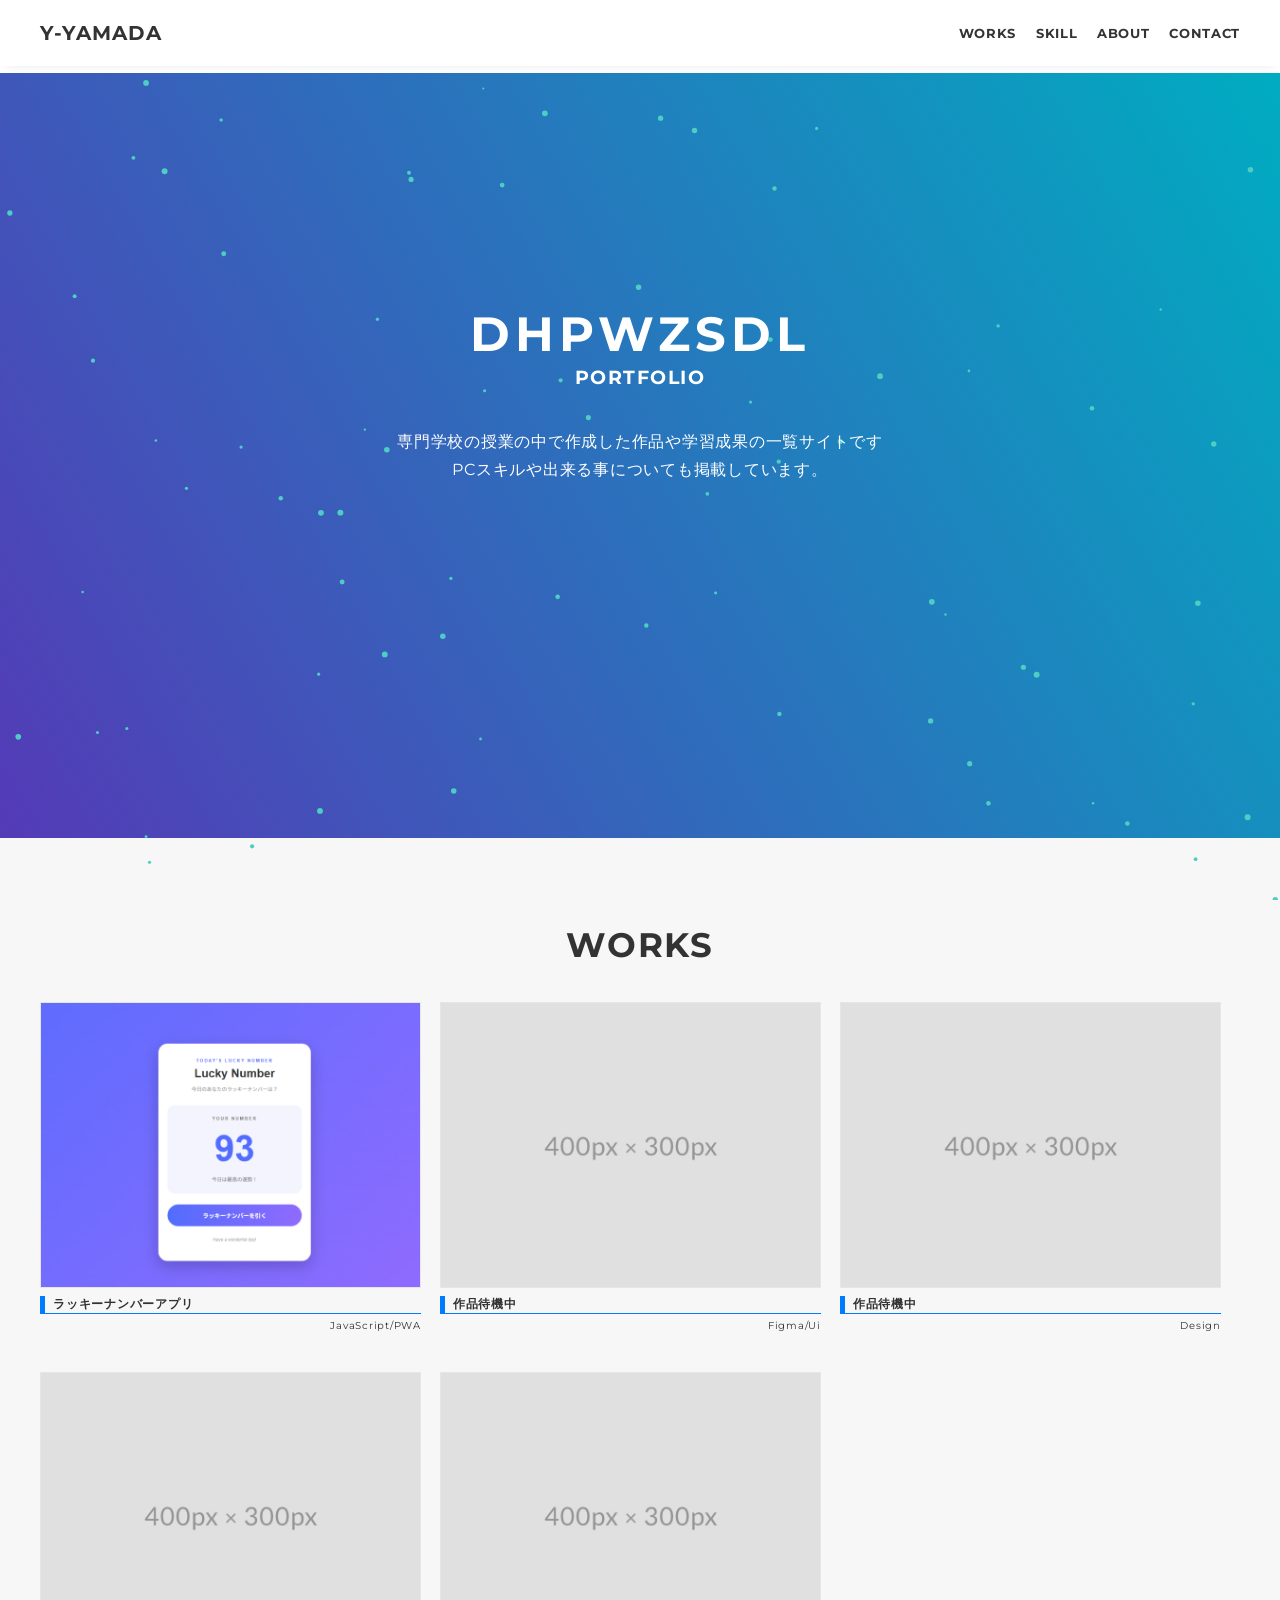
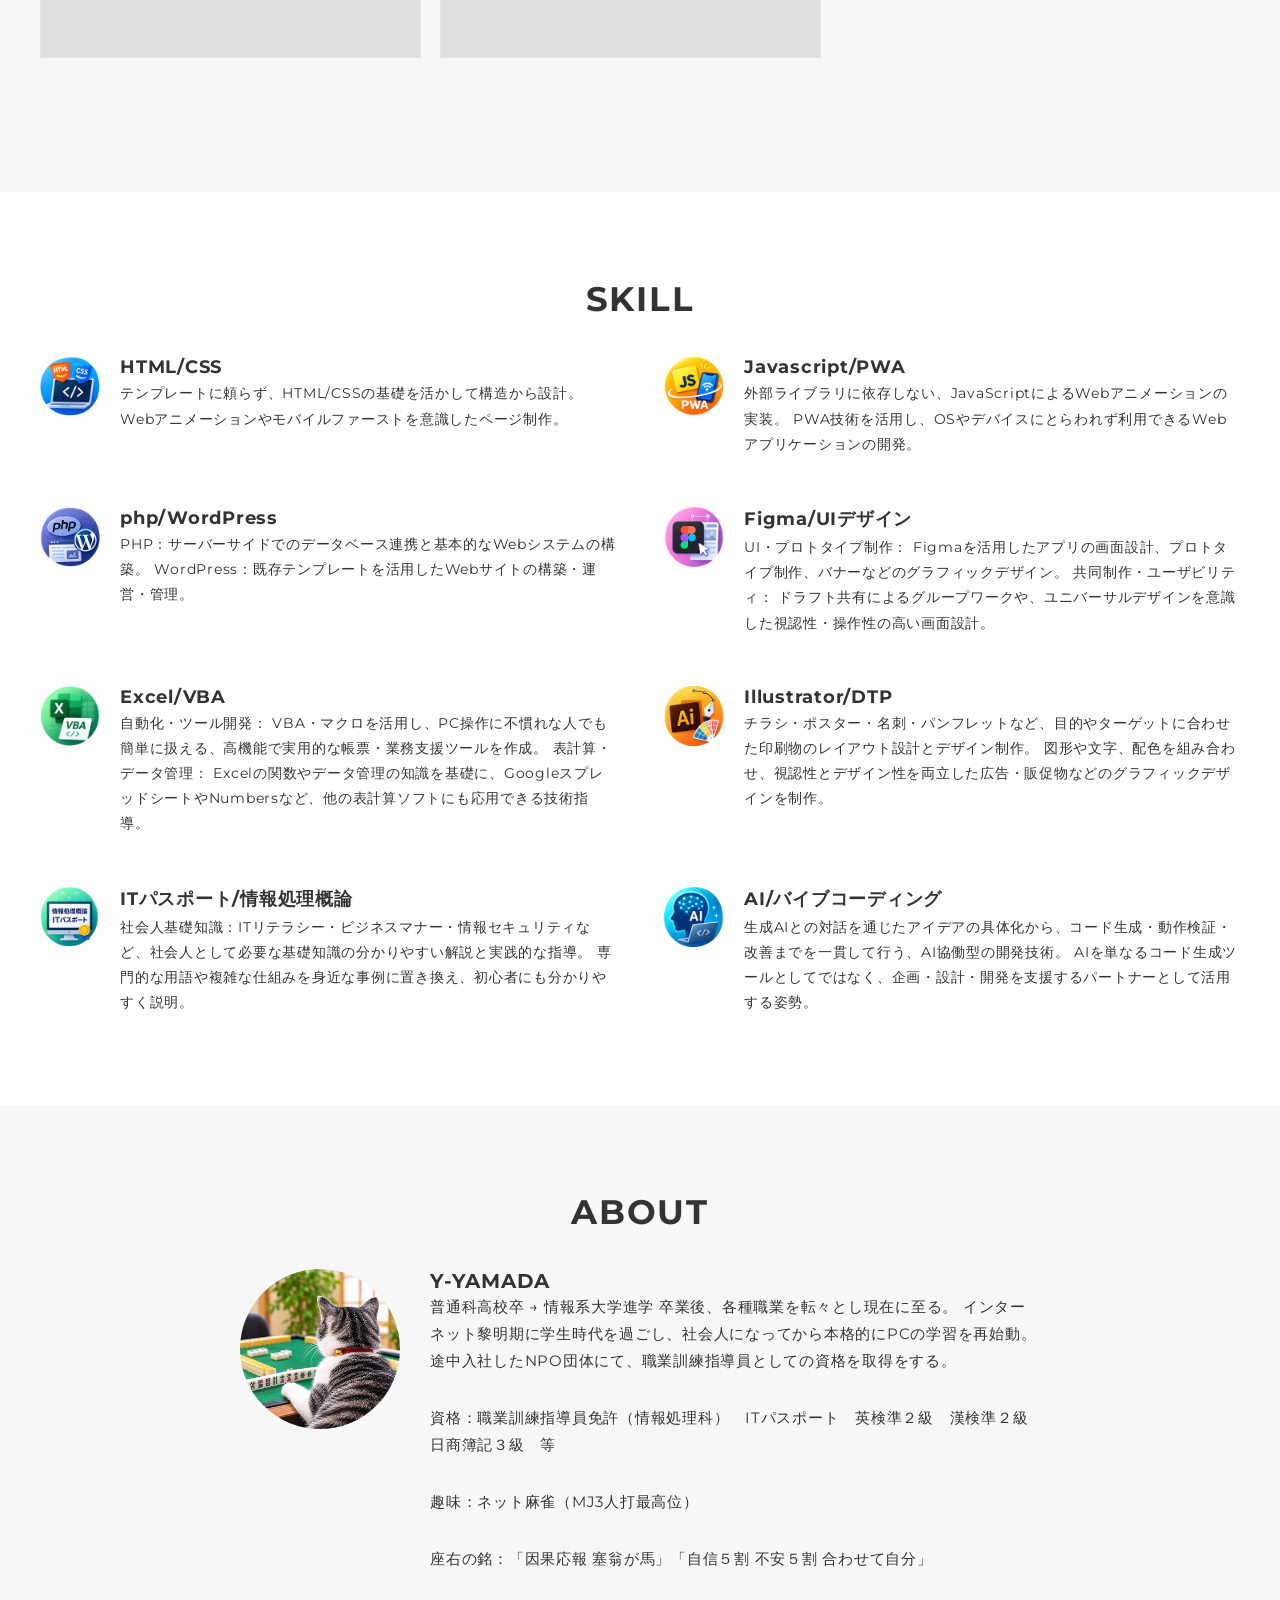
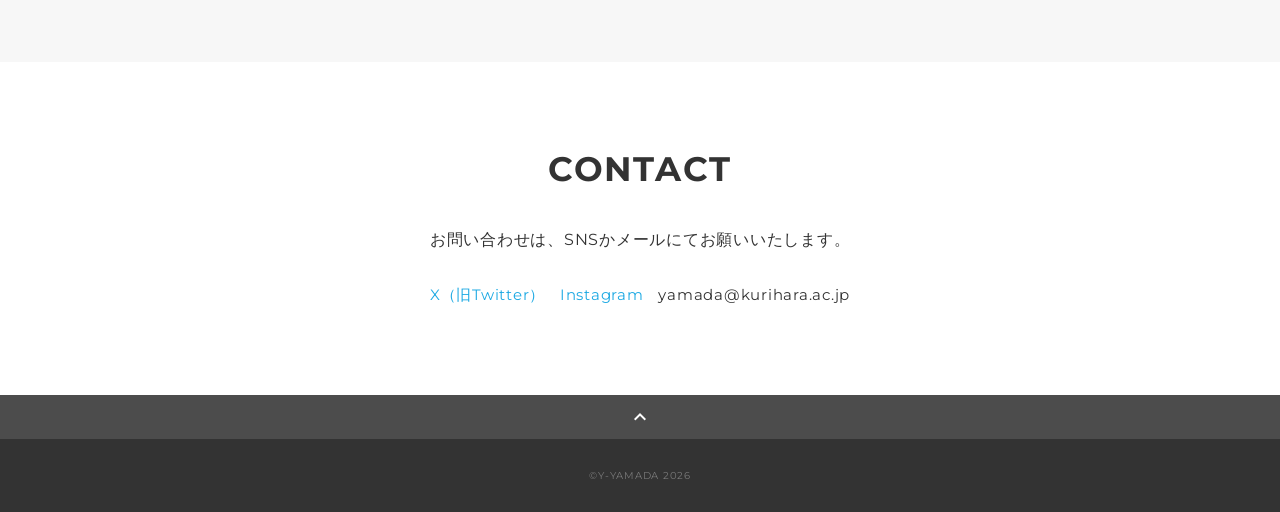
<file: index.html>
<!DOCTYPE html>
<html>

<head>
  <meta charset="utf-8">
  <meta name="viewport" content="width=device-width,initial-scale=1">
  <meta property='og:type' content='website'>
  <meta property='og:title' content='Y-YAMADA ポートフォリオ'>
  <meta property='og:url' content='URLが入る'>
  <meta property='og:description' content='Y-YAMADAのポートフォリオサイトです。'>
  <meta property="og:image" content="img/ogp.png">
  <meta name="description" content="Y-YAMADAのポートフォリオサイトです" />
  <title>Y-YAMADA ポートフォリオ</title>
  <link rel="preconnect" href="https://fonts.gstatic.com">
  <link href="https://fonts.googleapis.com/css2?family=Montserrat:wght@400;700&display=swap" rel="stylesheet">
  <link href="https://fonts.googleapis.com/css?family=Material+Icons+Outlined" rel="stylesheet">
  <link href="css/ress.css" media="all" rel="stylesheet" type="text/css" />
  <link href="css/style.css" media="all" rel="stylesheet" type="text/css" />
  <link rel="shortcut icon" href="img/favicon.ico" />
  <link rel=”canonical” href=”URLが入る” />
  <script type='text/javascript' src="js/script.js" defer></script>

</head>

<body>
  <div class="wrapper">

    <!-- header -->
    <header class="header ">
      <div class="container">
        <h1 class="header-logo">
          <a href="#">Y-YAMADA</a>
        </h1>
        <nav class="gnav">
          <ul class="gnav-list">
            <li class="gnav-item"><a href="#works">WORKS</a></li>
            <li class="gnav-item"><a href="#skill">SKILL</a></li>
            <li class="gnav-item"><a href="#about">ABOUT</a></li>
            <li class="gnav-item"><a href="#contact">CONTACT</a></li>
          </ul>
        </nav>
      </div>
    </header>
    <!-- /header -->

    <main class="content">

      <!-- mv -->
      <div class="mv">
        <!--アニメーションテスト-->

        <canvas id="particleCanvas"></canvas>

        <div class="mv-container">


          <p class="mv-title">Y-YAMADA</p>
          <p class="mv-subtitle">PORTFOLIO</p>
          <p class="mv-text">
            専門学校の授業の中で作成した<br class="sp-only">作品や学習成果の一覧サイトです<br>
            PCスキルや出来る事についても<br class="sp-only">掲載しています。<br>
          </p>

        </div>
      </div>

      <!-- /mv -->

      <!-- works -->
      <section class="works section" id="works">
        <div class="container">
          <h2 class="title">WORKS</h2>
          <div class="works-list">
            <a class="works-item" href="works1.html">
              <div class="works-img"><img src="img/works-sample-thumb01.jpg" alt="" /></div>
              <p class="works-name">ラッキーナンバーアプリ</p>
              <p class="works-info">JavaScript/PWA</p>
            </a>
            <a class="works-item">
              <div class="works-img"><img src="img/works-dummy-thumb.jpg" alt="" /></div>
              <p class="works-name">作品待機中</p>
              <p class="works-info">Figma/Ui</p>
            </a>
            <a class="works-item">
              <div class="works-img"><img src="img/works-dummy-thumb.jpg" alt="" /></div>
              <p class="works-name">作品待機中</p>
              <p class="works-info">Design</p>
            </a>
            <a class="works-item">
              <div class="works-img"><img src="img/works-dummy-thumb.jpg" alt="" /></div>
              <p class="works-name">作品待機中</p>
              <p class="works-info">Banner Design</p>
            </a>
            <a class="works-item">
              <div class="works-img"><img src="img/works-dummy-thumb.jpg" alt="" /></div>
              <p class="works-name">作品待機中</p>
              <p class="works-info">Banner Design</p>
            </a>
          </div>
        </div>
      </section>
      <!-- /works -->

      <!-- skill -->
      <section class="skill section" id="skill">
        <div class="container">
          <h2 class="title">SKILL</h2>
          <div class="skill-list">
            <div class="skill-item">
              <p class="skill-img"><img src="img/icon_skill01.png" alt=""></p>
              <div class="skill-body">
                <h3 class="skill-name">HTML/CSS</h3>
                <p class="skill-text">
                  テンプレートに頼らず、HTML/CSSの基礎を活かして構造から設計。
                  Webアニメーションやモバイルファーストを意識したページ制作。</p>
              </div>
            </div>
            <div class="skill-item">
              <p class="skill-img"><img src="img/icon_skill02.png" alt=""></p>
              <div class="skill-body">
                <h3 class="skill-name">Javascript/PWA</h3>
                <p class="skill-text">
                  外部ライブラリに依存しない、JavaScriptによるWebアニメーションの実装。
                  PWA技術を活用し、OSやデバイスにとらわれず利用できるWebアプリケーションの開発。</p>
              </div>
            </div>
            <div class="skill-item">
              <p class="skill-img"><img src="img/icon_skill03.png" alt=""></p>
              <div class="skill-body">
                <h3 class="skill-name">php/WordPress</h3>
                <p class="skill-text">
                  PHP：サーバーサイドでのデータベース連携と基本的なWebシステムの構築。
                  WordPress：既存テンプレートを活用したWebサイトの構築・運営・管理。</p>
              </div>
            </div>
            <div class="skill-item">
              <p class="skill-img"><img src="img/icon_skill04.png" alt=""></p>
              <div class="skill-body">
                <h3 class="skill-name">Figma/UIデザイン</h3>
                <p class="skill-text">
                  UI・プロトタイプ制作： Figmaを活用したアプリの画面設計、プロトタイプ制作、バナーなどのグラフィックデザイン。
                  共同制作・ユーザビリティ： ドラフト共有によるグループワークや、ユニバーサルデザインを意識した視認性・操作性の高い画面設計。</p>
              </div>
            </div>
            <div class="skill-item">
              <p class="skill-img"><img src="img/icon_skill05.png" alt=""></p>
              <div class="skill-body">
                <h3 class="skill-name">Excel/VBA</h3>
                <p class="skill-text">
                  自動化・ツール開発： VBA・マクロを活用し、PC操作に不慣れな人でも簡単に扱える、高機能で実用的な帳票・業務支援ツールを作成。
                  表計算・データ管理： Excelの関数やデータ管理の知識を基礎に、GoogleスプレッドシートやNumbersなど、他の表計算ソフトにも応用できる技術指導。</p>
              </div>
            </div>
            <div class="skill-item">
              <p class="skill-img"><img src="img/icon_skill06.png" alt=""></p>
              <div class="skill-body">
                <h3 class="skill-name">Illustrator/DTP</h3>
                <p class="skill-text">
                  チラシ・ポスター・名刺・パンフレットなど、目的やターゲットに合わせた印刷物のレイアウト設計とデザイン制作。
                  図形や文字、配色を組み合わせ、視認性とデザイン性を両立した広告・販促物などのグラフィックデザインを制作。</p>
              </div>
            </div>

            <div class="skill-item">
              <p class="skill-img"><img src="img/icon_skill07.png" alt=""></p>
              <div class="skill-body">
                <h3 class="skill-name">ITパスポート/情報処理概論</h3>
                <p class="skill-text">
                  社会人基礎知識：ITリテラシー・ビジネスマナー・情報セキュリティなど、社会人として必要な基礎知識の分かりやすい解説と実践的な指導。
                  専門的な用語や複雑な仕組みを身近な事例に置き換え、初心者にも分かりやすく説明。</p>
              </div>
            </div>

            <div class="skill-item">
              <p class="skill-img"><img src="img/icon_skill08.png" alt=""></p>
              <div class="skill-body">
                <h3 class="skill-name">AI/バイブコーディング</h3>
                <p class="skill-text">
                  生成AIとの対話を通じたアイデアの具体化から、コード生成・動作検証・改善までを一貫して行う、AI協働型の開発技術。
                  AIを単なるコード生成ツールとしてではなく、企画・設計・開発を支援するパートナーとして活用する姿勢。</p>
              </div>
            </div>


          </div>
        </div>
      </section>
      <!-- /skill -->

      <!-- about -->
      <section class="about section" id="about">
        <div class="container">
          <h2 class="title">ABOUT</h2>
          <div class="profile">
            <p class="profile-img">
              <img src="img/profile01.jpg" alt="">
            </p>
            <div class="profile-body">
              <h3>Y-YAMADA</h3>
              <p>
                普通科高校卒 → 情報系大学進学 卒業後、各種職業を転々とし現在に至る。
                インターネット黎明期に学生時代を過ごし、社会人になってから本格的にPCの学習を再始動。
                <br>途中入社したNPO団体にて、職業訓練指導員としての資格を取得をする。
              </p>
              <p>
                資格：職業訓練指導員免許（情報処理科）　ITパスポート　英検準２級　漢検準２級　日商簿記３級　等
              </p>
              <p>
                趣味：ネット麻雀（MJ3人打最高位）
              </p>
              <p>
                座右の銘：「因果応報 塞翁が馬」「自信５割 不安５割 合わせて自分」
              </p>
            </div>
          </div>
        </div>
      </section>
      <!-- /about -->

      <!-- contact -->
      <section class="contact section" id="contact">
        <div class="container">
          <h2 class="title">CONTACT</h2>
          <p class="lead">
            お問い合わせは、<br class="sp-only">SNSかメールにてお願いいたします。
          </p>
          <div class="contact-list">
            <a class="contact-item" href="https://twitter.com/" target="_blank" rel="noopener">X（旧Twitter）</a>
            <a class="contact-item" href="https://www.instagram.com/" target="_blank" rel="noopener">Instagram</a>
            <span class="contact-item">yamada@kurihara.ac.jp</span>
          </div>
        </div>
      </section>
      <!-- /contact -->
      <div class="page-top" id="js-page-top">
        <span class="material-icons-outlined">expand_less</span>
      </div>
    </main>

    <!-- footer -->
    <footer class="footer">
      <div class="copyright">&copy;Y-YAMADA 2026</div>
    </footer>
    <!-- /footer -->

  </div>
</body>

</html>
</file>
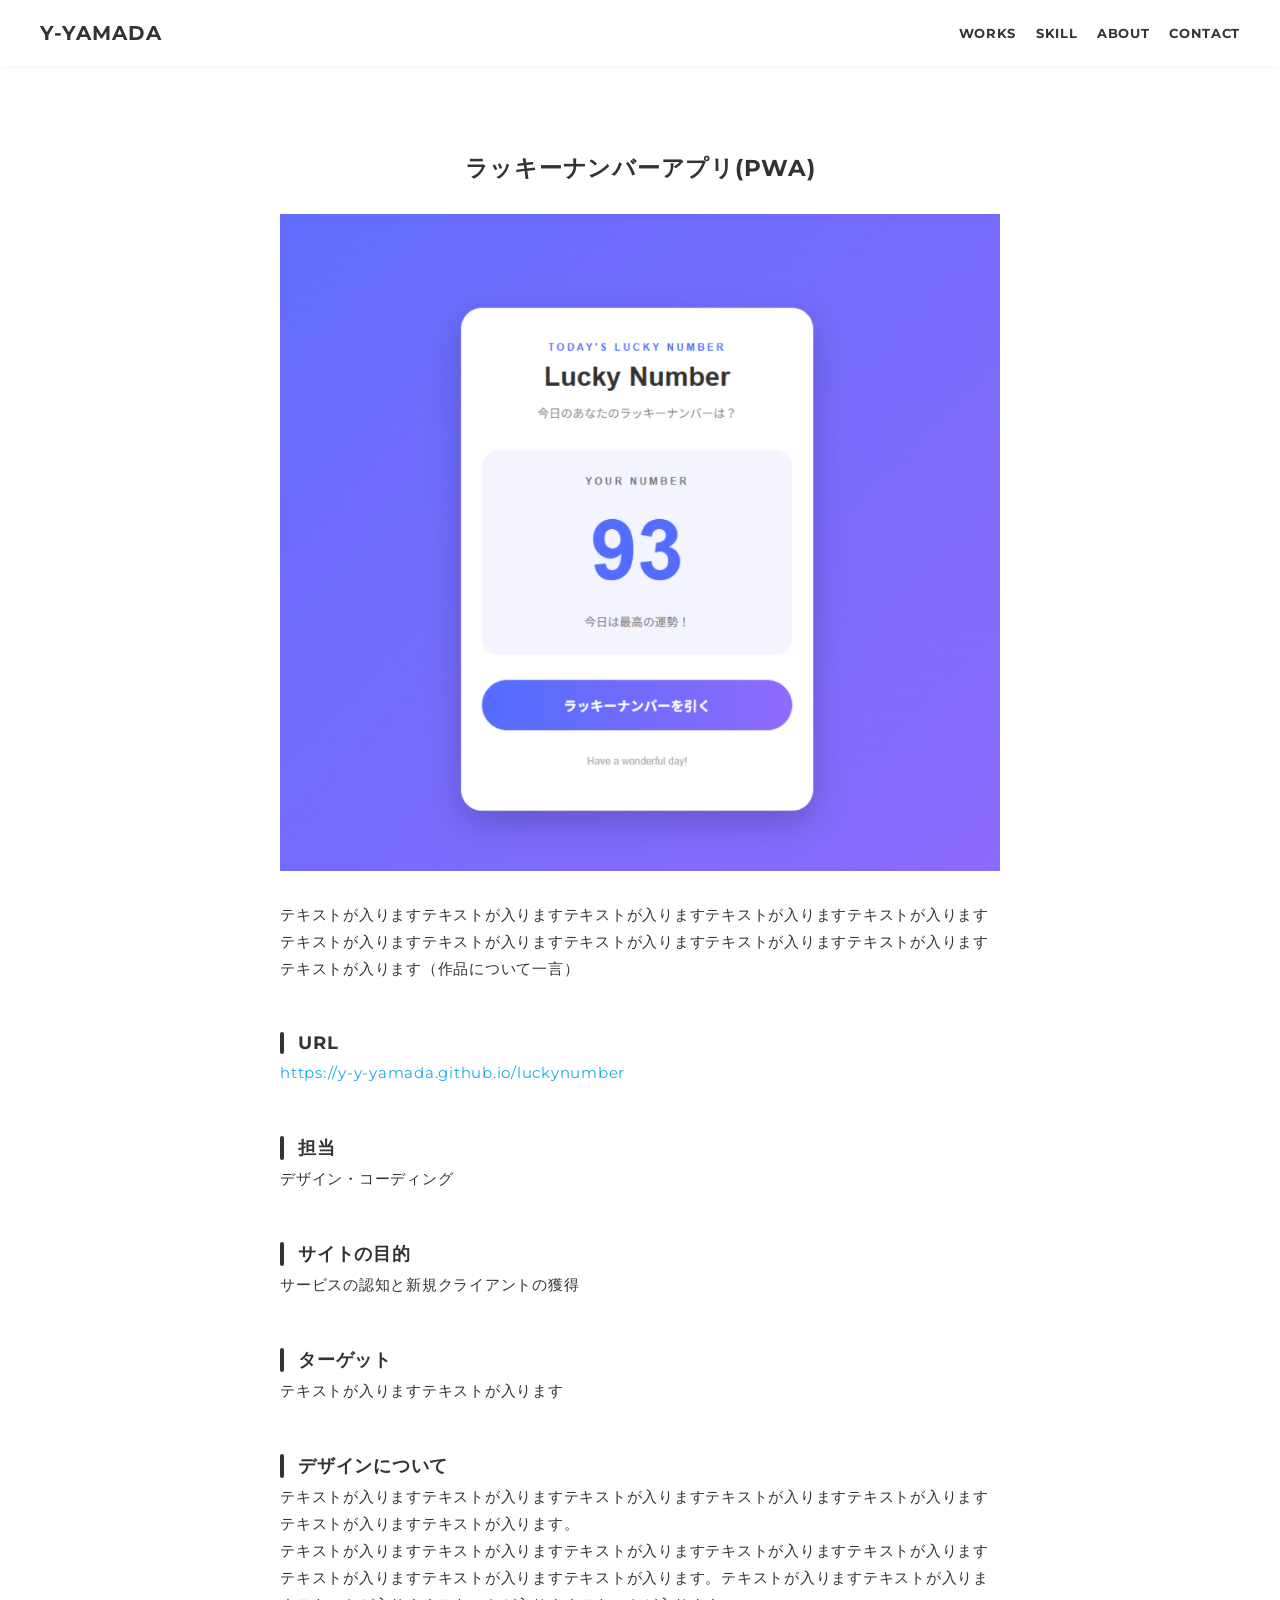
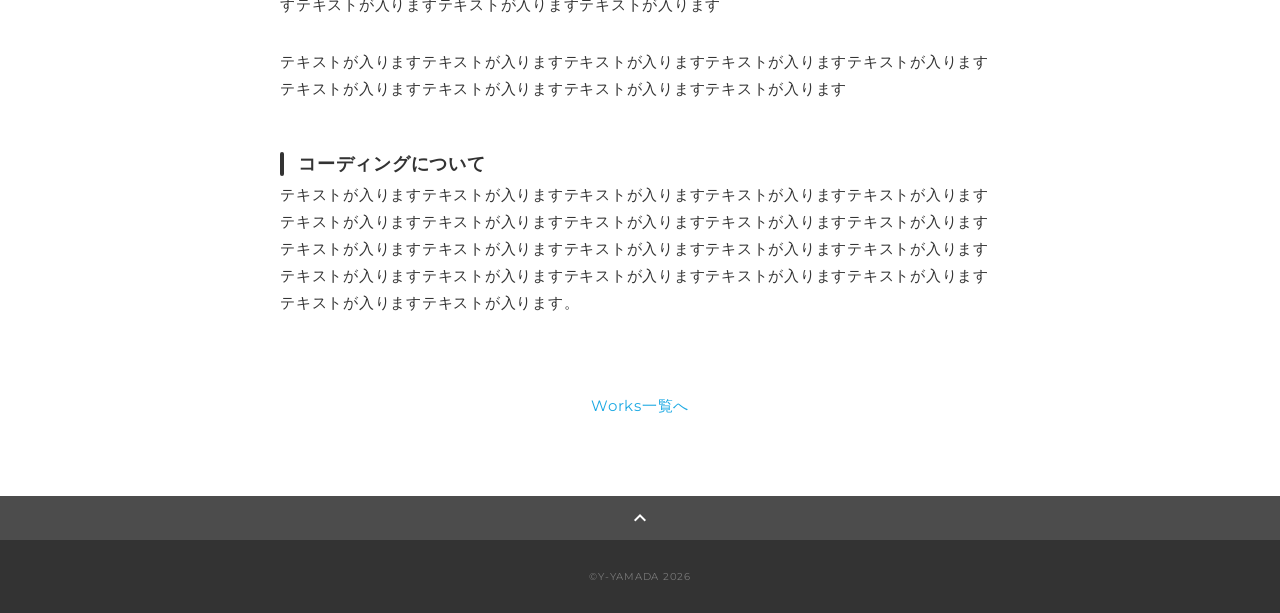
<file: works-template.html>
<!DOCTYPE html>
<html>
<head>
  <meta charset="utf-8">
  <meta name="viewport" content="width=device-width,initial-scale=1.0,user-scalable=no">
  <meta property='og:type' content='website'>
  <meta property='og:title' content='Y-YAMADA ポートフォリオ'>
  <meta property='og:url' content='URLが入る'>
  <meta property='og:description' content='Y-YAMADAのポートフォリオサイトです。'>
  <meta property="og:image" content="img/ogp.png">
  <meta name="description" content="Y-YAMADAのポートフォリオサイトです" />
  <title>Y-YAMADA ポートフォリオ</title>
  <link rel="preconnect" href="https://fonts.gstatic.com">
  <link href="https://fonts.googleapis.com/css2?family=Montserrat:wght@400;700&display=swap" rel="stylesheet">
  <link href="https://fonts.googleapis.com/css?family=Material+Icons+Outlined" rel="stylesheet">
  <link href="css/ress.css" media="all" rel="stylesheet" type="text/css" />
  <link href="css/style.css" media="all" rel="stylesheet" type="text/css" />
  <link rel="shortcut icon" href="img/favicon.ico" />
  <link rel=”canonical” href=”URLが入る” />
  <script type='text/javascript' src="js/script.js" defer></script>

</head>

<body>
  <div class="wrapper">

    <!-- header -->
    <header class="header ">
      <div class="container">
        <h1 class="header-logo">
          <a href="index.html">Y-YAMADA</a>
        </h1>
        <nav class="gnav">
          <ul class="gnav-list">
            <li class="gnav-item"><a href="index.html#works">WORKS</a></li>
            <li class="gnav-item"><a href="index.html#skill">SKILL</a></li>
            <li class="gnav-item"><a href="index.html#about">ABOUT</a></li>
            <li class="gnav-item"><a href="index.html#contact">CONTACT</a></li>
          </ul>
        </nav>
      </div>
    </header>
    <!-- /header -->

    <main class="content">

      <article class="article">
        <div class="article-container">
          <h2 class="article-title">ラッキーナンバーアプリ(PWA)</h2>
          <div class="article-body">
            <p>
              <img src="img/works-sample01.jpg" alt="">
            </p>
            <p>
              テキストが入りますテキストが入りますテキストが入りますテキストが入りますテキストが入りますテキストが入りますテキストが入りますテキストが入りますテキストが入りますテキストが入りますテキストが入ります（作品について一言）
            </p>
            <h3>URL</h3>
            <p><a href="https://y-y-yamada.github.io/luckynumber" target="_blank" rel="noopener">https://y-y-yamada.github.io/luckynumber</a></p>
            <h3>担当</h3>
            <p>デザイン・コーディング</p>
            <h3>サイトの目的</h3>
            <p>サービスの認知と新規クライアントの獲得</p>
            <h3>ターゲット</h3>
            <p>テキストが入りますテキストが入ります</p>
            <h3>デザインについて</h3>
            <p>
              テキストが入りますテキストが入りますテキストが入りますテキストが入りますテキストが入りますテキストが入りますテキストが入ります。<br>テキストが入りますテキストが入りますテキストが入りますテキストが入りますテキストが入りますテキストが入りますテキストが入りますテキストが入ります。テキストが入りますテキストが入りますテキストが入りますテキストが入りますテキストが入ります
            </p>
            <p>
              テキストが入りますテキストが入りますテキストが入りますテキストが入りますテキストが入りますテキストが入りますテキストが入りますテキストが入りますテキストが入ります
            </p>
            <h3>コーディングについて</h3>
            <p>
              テキストが入りますテキストが入りますテキストが入りますテキストが入りますテキストが入りますテキストが入りますテキストが入りますテキストが入りますテキストが入りますテキストが入りますテキストが入りますテキストが入りますテキストが入りますテキストが入りますテキストが入りますテキストが入りますテキストが入りますテキストが入りますテキストが入りますテキストが入りますテキストが入りますテキストが入ります。
            </p>
          </div>
          <div class="home-link">
            <a href="#">Works一覧へ</a>
          </div>
        </div>
      </article>

      <div class="page-top" id="js-page-top">
        <span class="material-icons-outlined">expand_less</span>
      </div>
    </main>

    <!-- footer -->
    <footer class="footer">
      <div class="copyright">&copy;Y-YAMADA 2026</div>
    </footer>
    <!-- /footer -->

  </div>
</body>
</html>
</file>
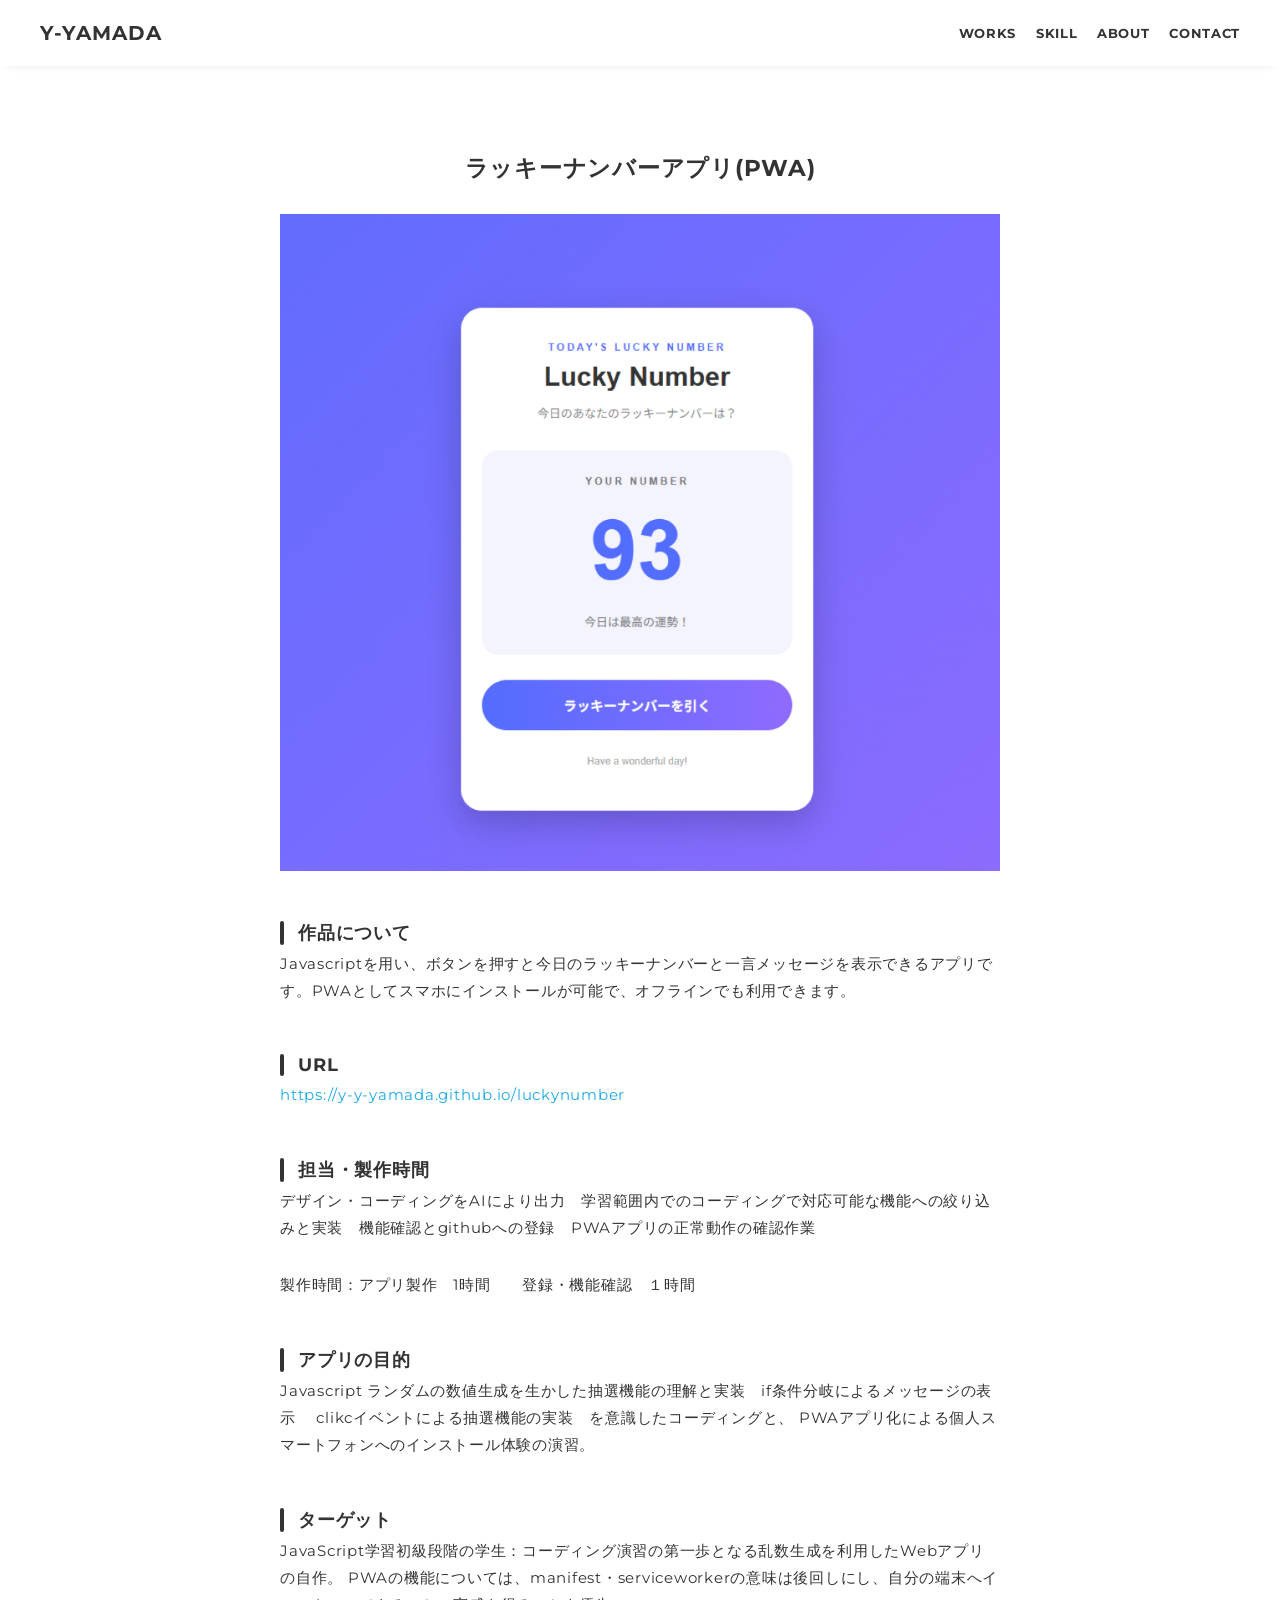
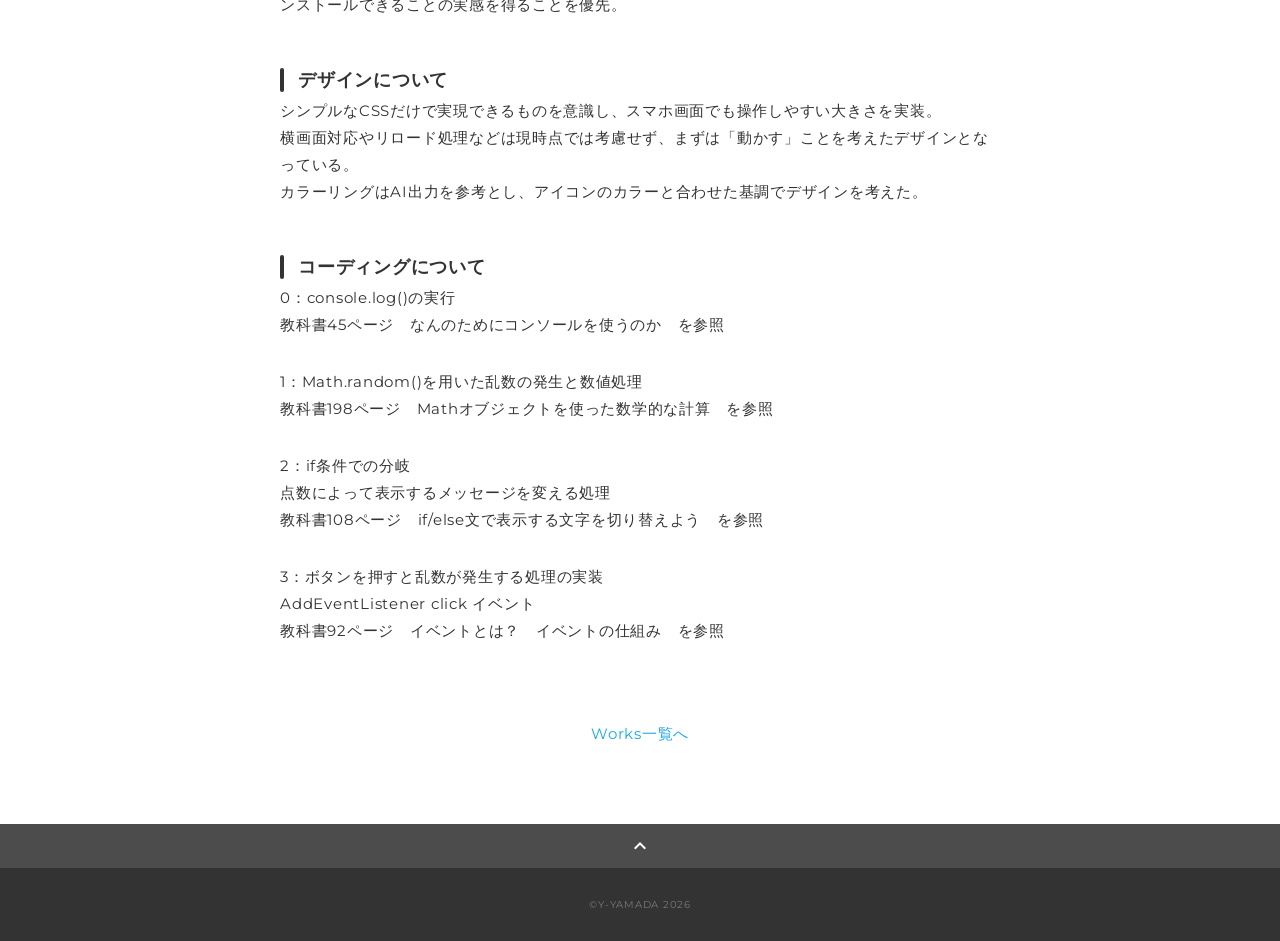
<file: works1.html>
<!DOCTYPE html>
<html>

<head>
  <meta charset="utf-8">
  <meta name="viewport" content="width=device-width,initial-scale=1.0,user-scalable=no">
  <meta property='og:type' content='website'>
  <meta property='og:title' content='Y-YAMADA ポートフォリオ'>
  <meta property='og:url' content='URLが入る'>
  <meta property='og:description' content='Y-YAMADAのポートフォリオサイトです。'>
  <meta property="og:image" content="img/ogp.png">
  <meta name="description" content="Y-YAMADAのポートフォリオサイトです" />
  <title>Y-YAMADA ポートフォリオ</title>
  <link rel="preconnect" href="https://fonts.gstatic.com">
  <link href="https://fonts.googleapis.com/css2?family=Montserrat:wght@400;700&display=swap" rel="stylesheet">
  <link href="https://fonts.googleapis.com/css?family=Material+Icons+Outlined" rel="stylesheet">
  <link href="css/ress.css" media="all" rel="stylesheet" type="text/css" />
  <link href="css/style.css" media="all" rel="stylesheet" type="text/css" />
  <link rel="shortcut icon" href="img/favicon.ico" />
  <link rel=”canonical” href=”URLが入る” />
  <script type='text/javascript' src="js/script2.js" defer></script>

</head>

<body>
  <div class="wrapper">

    <!-- header -->
    <header class="header ">
      <div class="container">
        <h1 class="header-logo">
          <a href="index.html">Y-YAMADA</a>
        </h1>
        <nav class="gnav">
          <ul class="gnav-list">
            <li class="gnav-item"><a href="index.html#works">WORKS</a></li>
            <li class="gnav-item"><a href="index.html#skill">SKILL</a></li>
            <li class="gnav-item"><a href="index.html#about">ABOUT</a></li>
            <li class="gnav-item"><a href="index.html#contact">CONTACT</a></li>
          </ul>
        </nav>
      </div>
    </header>
    <!-- /header -->

    <main class="content">

      <article class="article">
        <div class="article-container">
          <h2 class="article-title">ラッキーナンバーアプリ(PWA)</h2>
          <div class="article-body">
            <p>
              <img src="img/works-sample01.jpg" alt="">
            </p>
            <h3>作品について</h3>
            <p>
              Javascriptを用い、ボタンを押すと今日のラッキーナンバーと一言メッセージを表示できるアプリです。PWAとしてスマホにインストールが可能で、オフラインでも利用できます。
            </p>
            <h3>URL</h3>
            <p><a href="https://y-y-yamada.github.io/luckynumber" target="_blank" rel="noopener">https://y-y-yamada.github.io/luckynumber</a></p>
            <h3>担当・製作時間</h3>
            <p>デザイン・コーディングをAIにより出力　学習範囲内でのコーディングで対応可能な機能への絞り込みと実装　機能確認とgithubへの登録　PWAアプリの正常動作の確認作業</p>
            <p>製作時間：アプリ製作　1時間　　登録・機能確認　１時間</p>
            <h3>アプリの目的</h3>
            <p>Javascript ランダムの数値生成を生かした抽選機能の理解と実装　if条件分岐によるメッセージの表示　
              clikcイベントによる抽選機能の実装　を意識したコーディングと、
            PWAアプリ化による個人スマートフォンへのインストール体験の演習。</p>
            <h3>ターゲット</h3>
            <p>JavaScript学習初級段階の学生：コーディング演習の第一歩となる乱数生成を利用したWebアプリの自作。
              PWAの機能については、manifest・serviceworkerの意味は後回しにし、自分の端末へインストールできることの実感を得ることを優先。
            </p>
            <h3>デザインについて</h3>
            <p>
              シンプルなCSSだけで実現できるものを意識し、スマホ画面でも操作しやすい大きさを実装。
              <br>横画面対応やリロード処理などは現時点では考慮せず、まずは「動かす」ことを考えたデザインとなっている。
              <br>カラーリングはAI出力を参考とし、アイコンのカラーと合わせた基調でデザインを考えた。
            </p>
            <h3>コーディングについて</h3>
            <p>
              0：console.log()の実行
              <br>教科書45ページ　なんのためにコンソールを使うのか　を参照
            </p>
            <p>
              1：Math.random()を用いた乱数の発生と数値処理
              <br>教科書198ページ　Mathオブジェクトを使った数学的な計算　を参照
            </p>
            <p>
              2：if条件での分岐
              <br>点数によって表示するメッセージを変える処理
              <br>教科書108ページ　if/else文で表示する文字を切り替えよう　を参照
            </p>
            <p>              
              3：ボタンを押すと乱数が発生する処理の実装
              <br>AddEventListener click イベント
              <br>教科書92ページ　イベントとは？　イベントの仕組み　を参照
            </p>
            <p>
            </p>
          </div>
          <div class="home-link">
            <a href="index.html#works">Works一覧へ</a>
          </div>
        </div>
      </article>

      <div class="page-top" id="js-page-top">
        <span class="material-icons-outlined">expand_less</span>
      </div>
    </main>

    <!-- footer -->
    <footer class="footer">
      <div class="copyright">&copy;Y-YAMADA 2026</div>
    </footer>
    <!-- /footer -->

  </div>
</body>
</html>
</file>
<file: css/ress.css>
/*!
 * ress.css • v3.0.1
 * MIT License
 * github.com/filipelinhares/ress
 */

/* # =================================================================
   # Global selectors
   # ================================================================= */

html {
  box-sizing: border-box;
  word-break: normal;
  -moz-tab-size: 4;
  tab-size: 4;

  -webkit-text-size-adjust: 100%; /* Prevent adjustments of font size after orientation changes in iOS */
}

*,
::before,
::after {
  box-sizing: inherit;
  background-repeat: no-repeat; /* Set `background-repeat: no-repeat` to all elements and pseudo elements */
}

::before,
::after {
  vertical-align: inherit;
  text-decoration: inherit; /* Inherit text-decoration and vertical align to ::before and ::after pseudo elements */
}

* {
  margin: 0;
  padding: 0; /* Reset `padding` and `margin` of all elements */
}

/* # =================================================================
   # General elements
   # ================================================================= */

hr {
  overflow: visible; /* Show the overflow in Edge and IE */
  height: 0; /* Add the correct box sizing in Firefox */
}

details,
main {
  display: block; /* Render the `main` element consistently in IE. */
}

summary {
  display: list-item; /* Add the correct display in all browsers */
}

small {
  font-size: 80%; /* Set font-size to 80% in `small` elements */
}

[hidden] {
  display: none; /* Add the correct display in IE */
}

abbr[title] {
  /* Add the correct text decoration in Chrome, Edge, IE, Opera, and Safari */
  text-decoration: underline;
  text-decoration: underline dotted;
  border-bottom: none; /* Remove the bottom border in Chrome 57 */
}

a {
  background-color: transparent; /* Remove the gray background on active links in IE 10 */
}

a:active,
a:hover {
  outline-width: 0; /* Remove the outline when hovering in all browsers */
}

code,
kbd,
pre,
samp {
  font-family: monospace, monospace; /* Specify the font family of code elements */
}

pre {
  font-size: 1em; /* Correct the odd `em` font sizing in all browsers */
}

b,
strong {
  font-weight: bolder; /* Add the correct font weight in Chrome, Edge, and Safari */
}

/* https://gist.github.com/unruthless/413930 */
sub,
sup {
  position: relative;
  font-size: 75%;
  line-height: 0;
  vertical-align: baseline;
}

sub {
  bottom: -.25em;
}

sup {
  top: -.5em;
}

/* # =================================================================
   # Forms
   # ================================================================= */

input {
  border-radius: 0;
}

/* Replace pointer cursor in disabled elements */
[disabled] {
  cursor: default;
}

[type="number"]::-webkit-container-spin-button,
[type="number"]::-webkit-outer-spin-button {
  height: auto; /* Correct the cursor style of increment and decrement buttons in Chrome */
}

[type="search"] {
  outline-offset: -2px; /* Correct the outline style in Safari */

  -webkit-appearance: textfield; /* Correct the odd appearance in Chrome and Safari */
}

[type="search"]::-webkit-search-decoration {
  -webkit-appearance: none; /* Remove the container padding in Chrome and Safari on macOS */
}

textarea {
  overflow: auto; /* Internet Explorer 11+ */
  resize: vertical; /* Specify textarea resizability */
}

button,
input,
optgroup,
select,
textarea {
  font: inherit; /* Specify font inheritance of form elements */
}

optgroup {
  font-weight: bold; /* Restore the font weight unset by the previous rule */
}

button {
  overflow: visible; /* Address `overflow` set to `hidden` in IE 8/9/10/11 */
}

button,
select {
  text-transform: none; /* Firefox 40+, Internet Explorer 11- */
}

/* Apply cursor pointer to button elements */
button,
[type="button"],
[type="reset"],
[type="submit"],
[role="button"] {
  cursor: pointer;
  color: inherit;
}

/* Remove container padding and border in Firefox 4+ */
button::-moz-focus-container,
[type="button"]::-moz-focus-container,
[type="reset"]::-moz-focus-container,
[type="submit"]::-moz-focus-container {
  padding: 0;
  border-style: none;
}

/* Replace focus style removed in the border reset above */
button:-moz-focusring,
[type="button"]::-moz-focus-container,
[type="reset"]::-moz-focus-container,
[type="submit"]::-moz-focus-container {
  outline: 1px dotted ButtonText;
}

button,
html [type="button"],
/* Prevent a WebKit bug where (2) destroys native `audio` and `video`controls in Android 4 */
[type="reset"],
[type="submit"] {
  -webkit-appearance: button; /* Correct the inability to style clickable types in iOS */
}

/* Remove the default button styling in all browsers */
button,
input,
select,
textarea {
  border-style: none;
  background-color: transparent;
}

/* Style select like a standard input */
select {
  -webkit-appearance: none; /* Chrome 41+ */
  -moz-appearance: none; /* Firefox 36+ */
}

select::-ms-expand {
  display: none; /* Internet Explorer 11+ */
}

select::-ms-value {
  color: currentColor; /* Internet Explorer 11+ */
}

legend {
  display: table; /* Correct the text wrapping in Edge and IE */
  max-width: 100%; /* Correct the text wrapping in Edge and IE */
  max-width: 100%; /* Correct the text wrapping in Edge 18- and IE */
  white-space: normal; /* Correct the text wrapping in Edge and IE */
  color: inherit; /* Correct the color inheritance from `fieldset` elements in IE */
  border: 0; /* Correct `color` not being inherited in IE 8/9/10/11 */
}

::-webkit-file-upload-button {
  font: inherit; /* Change font properties to `inherit` in Chrome and Safari */
  color: inherit;
  /* Correct the inability to style clickable types in iOS and Safari */

  -webkit-appearance: button;
}

/* # =================================================================
   # Specify media element style
   # ================================================================= */

img {
  border-style: none; /* Remove border when inside `a` element in IE 8/9/10 */
}

/* Add the correct vertical alignment in Chrome, Firefox, and Opera */
progress {
  vertical-align: baseline;
}

/* # =================================================================
   # Accessibility
   # ================================================================= */

/* Hide content from screens but not screenreaders */
@media screen {
  [hidden~="screen"] {
    display: inherit;
  }
  [hidden~="screen"]:not(:active):not(:focus):not(:target) {
    position: absolute !important;
    clip: rect(0 0 0 0) !important;
  }
}

/* Specify the progress cursor of updating elements */
[aria-busy="true"] {
  cursor: progress;
}

/* Specify the pointer cursor of trigger elements */
[aria-controls] {
  cursor: pointer;
}

/* Specify the unstyled cursor of disabled, not-editable, or otherwise inoperable elements */
[aria-disabled] {
  cursor: default;
}
</file>
<file: css/style.css>
body {
  font-family: "Montserrat","Helvetica Neue",Arial,"Hiragino Kaku Gothic ProN","Hiragino Sans",Meiryo,sans-serif;
  font-size: 15px;
  letter-spacing: .05em;
  color: #333;
}

a {
  transition: opacity .3s;
  text-decoration: none;
  color: #1ca9e3;
}

img {
  max-width: 100%;
  height: auto;
  vertical-align: bottom;
  border-style: none;
}

html {
  scroll-behavior: smooth;
}

.pc-only {
  display: block;
}

.sp-only {
  display: none;
}

/*--------------------------------
 レイアウト
---------------------------------*/
.wrapper {
  padding-top: 73px;
}

.section {
  padding: 90px 0;
}

.section:nth-of-type(odd) {
  background-color: #f7f7f7;
}

.container {
  max-width: 1340px;
  margin: 0 auto;
  padding: 0 40px;
}

/*--------------------------------
 見出し
---------------------------------*/
.title {
  font-size: 34px;
  font-weight: bold;
  line-height: 1;
  margin-bottom: 40px;
  text-align: center;
  letter-spacing: .05em;
  color: #333;
  opacity:0;
}

.lead {
  font-size: 16px;
  line-height: 1.8;
  margin-bottom: 30px;
}

/*--------------------------------
ヘッダー
---------------------------------*/
.header {
  position: fixed;
  top: 0;
  z-index: 1;
  width: 100%;
  background-color: #fff;
  box-shadow: 0 5px 10px -6px rgba(0,0,0,.1);
}

.header .container {
  display: flex;
  align-items: center;
  justify-content: space-between;
  padding: 20px 40px;
}

.header-logo {
  font-size: 20px;
  font-weight: bold;
  line-height: 1.2;
  margin-right: 20px;
  letter-spacing: .05em;
}

.header-logo a {
  color: #333;
}

.gnav-list {
  display: flex;
  justify-content: space-between;
  list-style: none;
}

.gnav-item:not(:last-child) {
  margin-right: 20px;
}

.gnav-item a {
  position: relative;
  font-size: 13px;
  font-weight: bold;
  display: inline-block;
  padding: 5px 0;
  transition: .3s;
  letter-spacing: .05em;
  color: #333;
}
.gnav-item a:after {
  position: absolute;
  bottom: 0;
  left: 50%;
  width: 0;
  height: 3px;
  content: "";
  transition: .3s;
  -webkit-transform: translateX(-50%);
  transform: translateX(-50%);
  background-color: #333;
}

.gnav-item a:hover:after {
  width: 100%;
}

/*--------------------------------
 メインビジュアル
---------------------------------*/
.mv {
  display: flex;
  align-items: center;
  justify-content: center;
  height: 85vh;
  text-align: center;

    /* タイトルを中央配置 */
    display: flex;
    justify-content: center;
    align-items: center;


  background: linear-gradient(
        60deg,
        #543ab7,
        #00acc1
    );
}

.mv-container {
 position: relative;
    z-index: 2;
    text-align: center;
    color: white;
    padding: 40px 20px 160px;
}


.mv-title {
  font-size: 3rem;
  font-weight: bold;
  line-height: 1.2;
  margin-bottom: 5px;
  letter-spacing: .1em;
}

.mv-subtitle {
  font-size: 1.2rem;
  font-weight: bold;
  line-height: 1;
  margin-bottom: 40px;
  letter-spacing: .08em;
}

.mv-text {
  font-size: 1rem;
  line-height: 1.8;
}

canvas {
    display: block;
}
.content-animation {
    position: absolute;
    top: 50%;
    left: 50%;
    transform: translate(-50%, -50%);
    text-align: center;
    color: white;
    z-index: 10;
}


/* 背景Canvas */
#particleCanvas {
    position: absolute;
    top: 0;
    left: 0;
    width: 100%;
    height: 100%;
    z-index: 0;
    pointer-events: none;
}


/*--------------------------------
 Works
---------------------------------*/
.works-list {
  display: flex;
  flex-wrap: wrap;
  margin-bottom: -40px;
}

.works-item {
  width: 31.74603%;
  margin-right: 1.58730%;
  margin-bottom: 40px;
  color: #333;
}

.works-item:hover {
  opacity: .9;
}

.works-item:nth-of-type(3n) {
  margin-right: 0;
}

.works-img{
  opacity:0;
}
.works-img:hover{
  scale:99%;
}

.works-img img {
  border: 1px solid #e6e6e6;
}

.works-name {
  border-left:5px solid #007bff;
  border-bottom: 1px solid #007cff;
  padding-left:8px;
  font-size: 12px;
  font-weight: bold;
  margin-top: 8px;
  opacity:0;
}

.works-name:hover{
  border-left:5px solid #993399;
  border-bottom: 1px dotted #993399;
  padding-left:8px;
  font-size: 12px;
  font-weight: bold;
  margin-top: 8px;
}


.works-info {
  font-size: 10px;
  margin-top: 5px;
  opacity:0;
  text-align:right;
}


.works-info::after{
  content: "";
  position: absolute;
  bottom: 0;
  right: 0;
  text-align: right;
  width: 45%;
  height: 1px;
  background-color: #993399; /* 線の色 */
  transform: scaleX(0);
  transform-origin: right;
  transition: transform 0.3s ease;
}

.works-info:hover::after {
  transform: scaleX(1);
}


/*--------------------------------
 Skill
---------------------------------*/
.skill-list {
  display: flex;
  flex-wrap: wrap;
  justify-content: space-between;
  margin-bottom: -50px;
}

.skill-item {
  display: flex;
  align-items: flex-start;
  justify-content: space-between;
  width: 48%;
  margin-bottom: 50px;
  border-radius: 50px 0 0 0;
}

.skill-img {
  width: 60px;
  height: auto;
  margin-right: 20px;
}

.skill-body {
  flex: 1;
}

.skill-name {
  position: relative;
  display: inline-block; /* テキストの幅ぴったりに下線を引くため */
  padding-bottom: 4px;   /* 文字と下線の余白 */
}

/* 下線の初期状態（幅0） */
.skill-name::after {
  content: "";
  position: absolute;
  bottom: 0;
  left: 0;
  width: 100%;
  height: 3px; /* 下線の太さ */
  background-color: #007bff; /* 青系の色（お好みで調整してください） */
  transform: scaleX(0);
  transform-origin: left center; /* 左を起点にアニメーション */
  transition: transform 0.3s ease-out; /* 0.3秒かけてすーっと動く */
}

/* JSでクラスが付与されたとき（幅100%に伸びる） */
.skill-name.is-hovered::after {
  transform: scaleX(1);
}


.skill-text {
  font-size: 14px;
  line-height: 1.8;
}

.skill-item.active{
  background-color:#ffffff;
}

.skill-item.active .skill-name::after {
  transform: scaleX(1);
}
/*--------------------------------
 About
---------------------------------*/
.profile {
  display: flex;
  flex-wrap: wrap;
  max-width: 800px;
  margin: 0 auto;
}
.profile-img {
  width: 20%;
  margin-right: 30px;
  border-radius: 50%;
}
.profile-img img {
  border-radius: 50%;
}
.profile-body {
  flex: 1;
}
.profile-body h3{
  font-size:20px;
  color:#333333;
}
.profile-body p {
  font-size: 15px;
  line-height: 1.8;
}

.profile-body p:not(:last-child) {
  margin-bottom: 30px;
}

/*--------------------------------
 Contact
---------------------------------*/
.contact {
  text-align: center;
}

.contact-item:not(:last-child) {
  margin-right: 10px;
}

.contact-text {
  margin-top: 10px;
}
/*--------------------------------
 ページトップ
---------------------------------*/
.page-top {
  font-weight: bold;
  padding: 10px;
  cursor: pointer;
  text-align: center;
  background-color: #4c4c4c;
}

.page-top .material-icons-outlined {
  vertical-align: bottom;
  color: #fff;
}

/*--------------------------------
 フッター
---------------------------------*/
.footer {
  padding: 30px;
  background-color: #333;
}

.copyright {
  font-size: 10px;
  text-align: center;
  color: #797979;
}

/*--------------------------------
 下層：Worksページ
---------------------------------*/
.article {
  padding: 80px 0;
}

.article-container {
  max-width: 1040px;
  margin: 0 auto;
  padding: 0 20px;
}

.article-title {
  margin-bottom: 30px;
  text-align: center;
}

.article-body {
  max-width: 720px;
  margin: 0 auto;
  margin-bottom: 80px;
}

.article-body h3 {
  position: relative;
  font-size: 18px;
  margin-bottom: 5px;
  padding-left: 1em;
}

.article-body h3:not(:first-child) {
  margin-top: 50px;
}

.article-body h3::before {
  position: absolute;
  top: 0;
  left: 0;
  width: 4px;
  height: 100%;
  content: "";
  border-radius: 3px;
  background-color: #333;
}

.article-body p {
  font-size: 15px;
  line-height: 1.8;
  margin-bottom: 30px;
}

.home-link {
  text-align: center;
}



/*media Queries 767
----------------------------------------------------*/
@media screen and (max-width: 767px) {
  body {
    font-size: 14px;
  }

  .pc-only {
    display: none;
  }

  .sp-only {
    display: block;
  }

  /* 見出し */
  .title {
    font-size: 26px;
    margin-bottom: 20px;
  }

  .lead {
    font-size: 14px;
    line-height: 1.7;
    margin-bottom: 20px;
  }

  /* レイアウト */
  .wrapper {
    padding-top: 57px;
  }

  .section {
    padding: 60px 0;
  }

  .container {
    padding: 0 20px;
  }

  /* ヘッダー */
  .header .container {
    padding: 15px;
  }

  .header-logo {
    font-size: 15px;
    margin-right: 15px;
  }

  .gnav-item:not(:last-child) {
    margin-right: 10px;
  }

  .gnav-item a {
    font-size: 10px;
  }

  .gnav-item a:after {
    display: none;
  }

  /*  メインビジュアル */
  .mv {
    height: 75vh;
  }

  .mv-container {
    padding: 0 20px;
  }

  .mv-title {
    font-size: 30px;
  }
  .mv-subtitle {
    font-size: 16px;
    margin-bottom: 20px;
  }

  .mv-text {
    font-size: 14px;
    line-height: 1.7;
  }

  /* Works */
  .works-name {
    font-size: 12px;
  }

  .works-info {
    margin-top: 3px;
  }

  .works-list {
    justify-content: space-between;
  }

  .works-item {
    flex: 0 0 48%;
    margin-right: 0;
    margin-bottom: 30px;
  }

  /* Skill */
  .skill-list {
    display: block;
    margin-bottom: 0;
  }

  .skill-item {
    width: 100%;
    margin-bottom: 35px;
  }

  .skill-item:last-child {
    margin-bottom: 0;
  }

  .skill-name {
    margin-bottom: 5px;
  }

  .skill-text {
    font-size: 13px;
    line-height: 1.7;
  }

  /* About */
  .profile {
    display: block;
  }
  .profile-img {
    width: 150px;
    margin: 0 auto;
    margin-bottom: 25px;
  }

  .profile-body p {
    font-size: 14px;
    line-height: 1.7;
  }

  .profile-body p:not(:last-child) {
    margin-bottom: 20px;
  }

  /* フッター */
  .footer {
    padding: 20px;
  }

  /* 下層ページ */
  .article {
    padding: 50px 0;
  }

  .article-body h3 {
    font-size: 16px;
    padding-left: .8em;
  }

  .article-body h3:not(:first-child) {
    margin-top: 30px;
  }

  .article-body p {
    font-size: 14px;
    line-height: 1.7;
    margin-bottom: 20px;
  }
}
</file>
